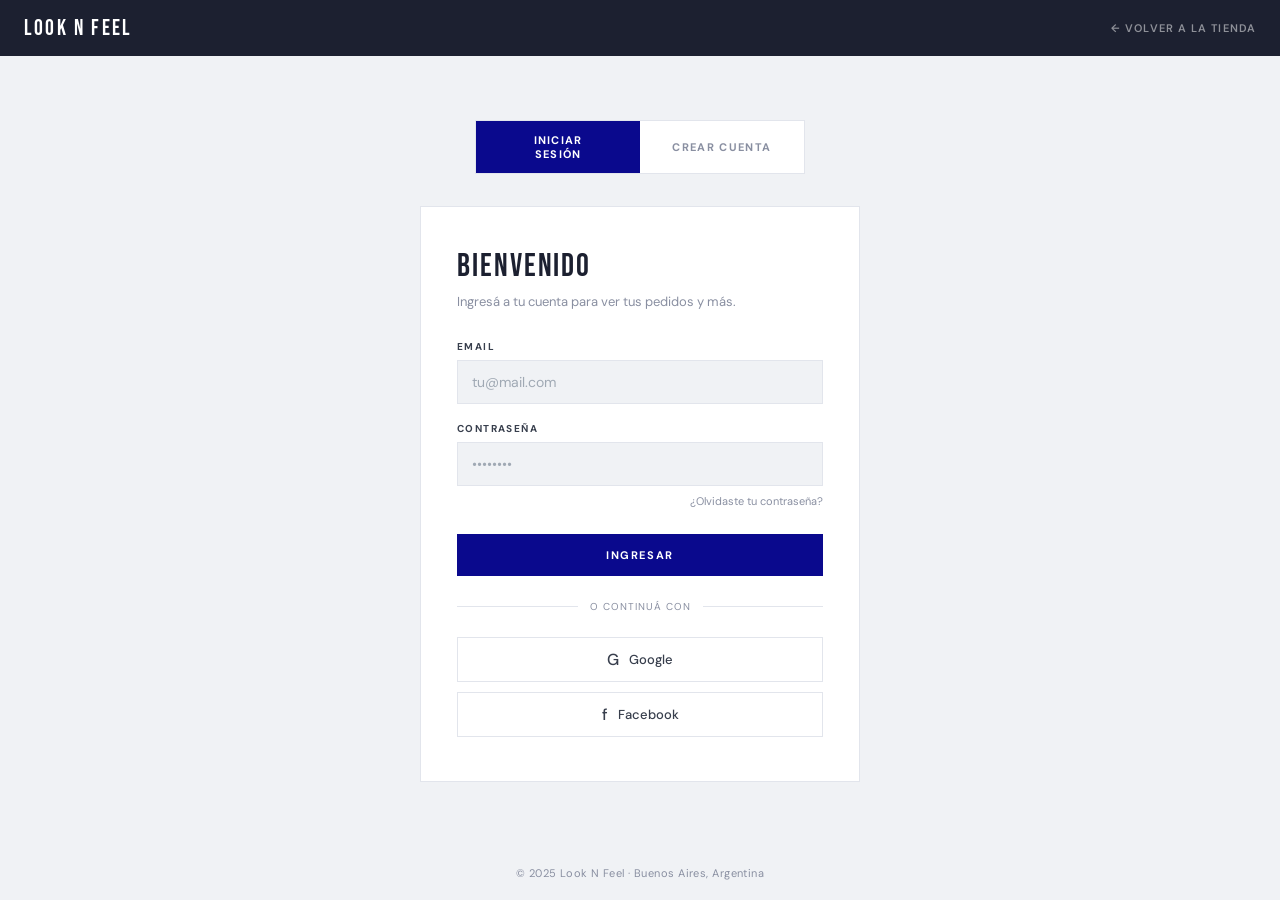
<file: login.html>
<!DOCTYPE html>
<html lang="es">
<head>
<meta charset="UTF-8">
<meta name="viewport" content="width=device-width, initial-scale=1.0">
<title>Mi cuenta — LOOK N FEEL</title>
<link href="https://fonts.googleapis.com/css2?family=Bebas+Neue&family=DM+Sans:wght@300;400;500;600&display=swap" rel="stylesheet">
<style>
:root {
  --ink:   #0A098D;
  --fog:   #A0A9B4;
  --haze:  #898FA1;
  --dusk:  #383F4D;
  --mist:  #8C97B6;
  --coal:  #1C2030;
  --paper: #F0F2F5;
  --cloud: #E2E5EC;
}
*, *::before, *::after { box-sizing: border-box; margin: 0; padding: 0; }
html { font-size: 16px; }
body {
  font-family: 'DM Sans', sans-serif;
  background: var(--paper);
  color: var(--coal);
  min-height: 100svh;
  display: flex; flex-direction: column;
  -webkit-font-smoothing: antialiased;
}
a { text-decoration: none; color: inherit; }
button { font-family: inherit; cursor: pointer; border: none; }

/* ── NAV strip ── */
.top-bar {
  background: var(--coal);
  padding: 0 24px;
  height: 56px;
  display: flex; align-items: center; justify-content: space-between;
  flex-shrink: 0;
}
.top-logo {
  font-family: 'Bebas Neue', sans-serif;
  font-size: 22px; letter-spacing: 0.1em;
  color: white;
}
.top-back {
  font-size: 11px; font-weight: 600;
  letter-spacing: 0.1em; text-transform: uppercase;
  color: rgba(255,255,255,0.5);
  display: flex; align-items: center; gap: 6px;
  transition: color 0.2s;
}
.top-back:hover { color: white; }

/* ── Main layout ── */
.auth-wrap {
  flex: 1;
  display: flex; flex-direction: column;
  align-items: center; justify-content: center;
  padding: 48px 20px;
}

/* ── Tabs ── */
.auth-tabs {
  display: flex; gap: 0;
  border: 1px solid var(--cloud);
  margin-bottom: 32px;
  background: white;
}
.tab-btn {
  flex: 1; padding: 12px 32px;
  font-size: 11px; font-weight: 700;
  letter-spacing: 0.12em; text-transform: uppercase;
  color: var(--haze);
  background: transparent;
  transition: all 0.2s;
  border: none;
}
.tab-btn.active {
  background: var(--ink); color: white;
}

/* ── Card ── */
.auth-card {
  width: 100%; max-width: 440px;
  background: white;
  border: 1px solid var(--cloud);
  padding: 40px 36px 44px;
}
@media (max-width: 480px) {
  .auth-card { padding: 28px 20px 32px; }
}

.auth-title {
  font-family: 'Bebas Neue', sans-serif;
  font-size: 32px; letter-spacing: 0.06em;
  color: var(--coal); margin-bottom: 6px;
}
.auth-sub {
  font-size: 13px; color: var(--haze); margin-bottom: 28px; line-height: 1.5;
}

/* ── Form ── */
.field { margin-bottom: 18px; }
.field label {
  display: block;
  font-size: 10px; font-weight: 700;
  letter-spacing: 0.14em; text-transform: uppercase;
  color: var(--dusk); margin-bottom: 7px;
}
.field input {
  width: 100%;
  border: 1px solid var(--cloud);
  padding: 12px 14px;
  font-family: 'DM Sans', sans-serif;
  font-size: 14px; color: var(--coal);
  outline: none; background: var(--paper);
  transition: border-color 0.2s, background 0.2s;
}
.field input:focus {
  border-color: var(--ink); background: white;
}
.field input::placeholder { color: var(--fog); }

.field-row { display: grid; grid-template-columns: 1fr 1fr; gap: 12px; }

.forgot {
  display: block; text-align: right;
  font-size: 11px; color: var(--haze);
  margin-top: -10px; margin-bottom: 22px;
  transition: color 0.2s;
}
.forgot:hover { color: var(--ink); }

.submit-btn {
  width: 100%;
  background: var(--ink); color: white;
  padding: 14px;
  font-size: 11px; font-weight: 700;
  letter-spacing: 0.14em; text-transform: uppercase;
  transition: background 0.2s;
  margin-top: 4px;
}
.submit-btn:hover { background: var(--dusk); }

.or-divider {
  display: flex; align-items: center; gap: 12px;
  margin: 24px 0;
}
.or-divider::before, .or-divider::after {
  content: ''; flex: 1; height: 1px; background: var(--cloud);
}
.or-divider span {
  font-size: 10px; color: var(--haze); letter-spacing: 0.1em; text-transform: uppercase;
}

.social-login {
  display: flex; flex-direction: column; gap: 10px;
}
.social-btn-item {
  width: 100%;
  border: 1px solid var(--cloud); background: white;
  padding: 11px; font-size: 13px; font-weight: 500;
  color: var(--dusk); display: flex; align-items: center; justify-content: center; gap: 10px;
  transition: border-color 0.2s, background 0.2s;
}
.social-btn-item:hover { border-color: var(--ink); background: var(--paper); }
.social-icon { font-size: 16px; }

.terms {
  font-size: 11px; color: var(--haze);
  line-height: 1.6; margin-top: 20px; text-align: center;
}
.terms a { color: var(--ink); border-bottom: 1px solid transparent; transition: border-color 0.2s; }
.terms a:hover { border-color: var(--ink); }

/* ── Form panels ── */
.form-panel { display: none; }
.form-panel.active { display: block; }

/* ── Footer ── */
.auth-footer {
  text-align: center;
  padding: 20px;
  font-size: 11px; color: var(--haze); letter-spacing: 0.04em;
}
</style>
</head>
<body>

<div class="top-bar">
  <a class="top-logo" href="tienda.html">LOOK N FEEL</a>
  <a href="tienda.html" class="top-back">← Volver a la tienda</a>
</div>

<div class="auth-wrap">

  <div class="auth-tabs">
    <button class="tab-btn active" onclick="switchTab('login', this)">Iniciar sesión</button>
    <button class="tab-btn" onclick="switchTab('register', this)">Crear cuenta</button>
  </div>

  <div class="auth-card">

    <!-- LOGIN -->
    <div class="form-panel active" id="panel-login">
      <div class="auth-title">Bienvenido</div>
      <p class="auth-sub">Ingresá a tu cuenta para ver tus pedidos y más.</p>

      <div class="field">
        <label>Email</label>
        <input type="email" placeholder="tu@mail.com" autocomplete="email">
      </div>
      <div class="field">
        <label>Contraseña</label>
        <input type="password" placeholder="••••••••" autocomplete="current-password">
      </div>
      <a href="#" class="forgot">¿Olvidaste tu contraseña?</a>
      <button class="submit-btn">Ingresar</button>

      <div class="or-divider"><span>o continuá con</span></div>
      <div class="social-login">
        <button class="social-btn-item">
          <span class="social-icon">G</span> Google
        </button>
        <button class="social-btn-item">
          <span class="social-icon">f</span> Facebook
        </button>
      </div>
    </div>

    <!-- REGISTER -->
    <div class="form-panel" id="panel-register">
      <div class="auth-title">Crear cuenta</div>
      <p class="auth-sub">Unite a la comunidad Look N Feel.</p>

      <div class="field-row">
        <div class="field">
          <label>Nombre</label>
          <input type="text" placeholder="Juan">
        </div>
        <div class="field">
          <label>Apellido</label>
          <input type="text" placeholder="García">
        </div>
      </div>
      <div class="field">
        <label>Email</label>
        <input type="email" placeholder="tu@mail.com" autocomplete="email">
      </div>
      <div class="field">
        <label>Contraseña</label>
        <input type="password" placeholder="Mínimo 8 caracteres" autocomplete="new-password">
      </div>
      <div class="field">
        <label>Confirmar contraseña</label>
        <input type="password" placeholder="Repetí tu contraseña" autocomplete="new-password">
      </div>
      <button class="submit-btn">Crear cuenta</button>

      <p class="terms">
        Al crear tu cuenta aceptás nuestros
        <a href="#">Términos y condiciones</a> y
        <a href="#">Política de privacidad</a>.
      </p>
    </div>

  </div>
</div>

<div class="auth-footer">© 2025 Look N Feel · Buenos Aires, Argentina</div>

<script>
  // Auto-switch to register tab if URL has #register
  if (window.location.hash === '#register') {
    switchTab('register', document.querySelectorAll('.tab-btn')[1]);
  }

  function switchTab(panel, btn) {
    document.querySelectorAll('.tab-btn').forEach(b => b.classList.remove('active'));
    document.querySelectorAll('.form-panel').forEach(p => p.classList.remove('active'));
    btn.classList.add('active');
    document.getElementById('panel-' + panel).classList.add('active');
  }
</script>
</body>
</html>
</file>
